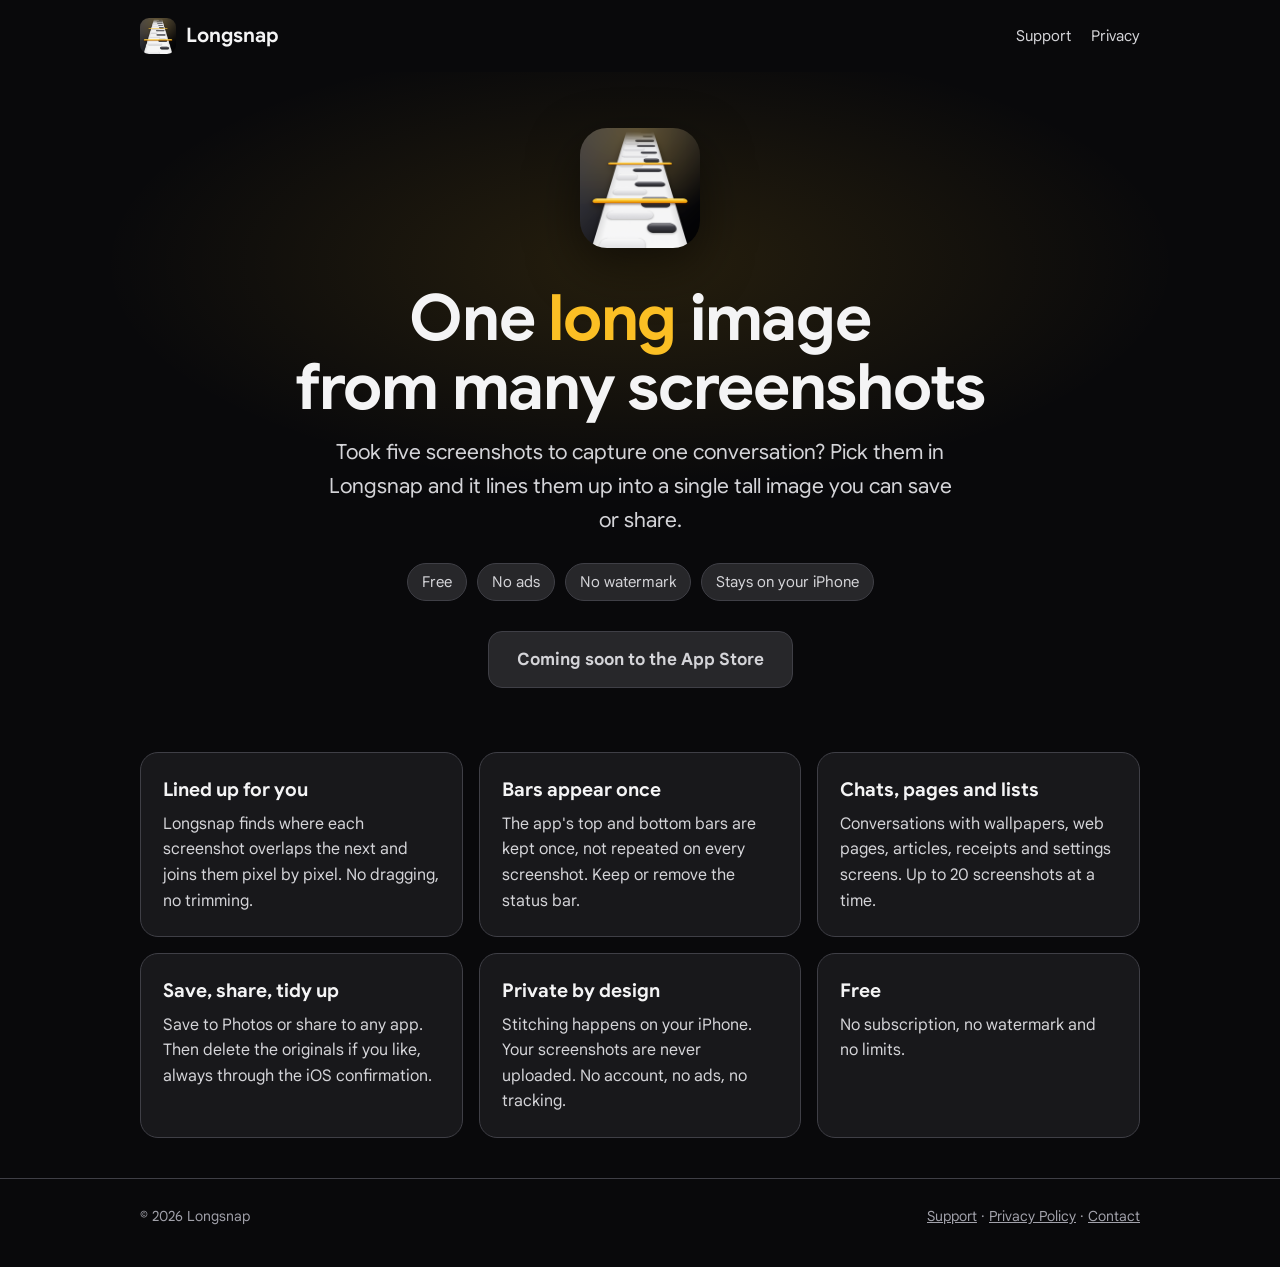
<file: index.html>
<!doctype html>
<html lang="en">
<head>
  <meta charset="utf-8">
  <meta name="viewport" content="width=device-width, initial-scale=1">
  <title>Longsnap: Screenshot Stitcher for iPhone</title>
  <meta name="description" content="Longsnap joins the screenshots you take while scrolling into one tall image. Lined up automatically, stitched on your iPhone, never uploaded. Free, no ads.">
  <link rel="icon" href="assets/favicon.png">
  <link rel="apple-touch-icon" href="assets/icon.png">
  <link rel="stylesheet" href="styles.css">
</head>
<body>
  <div class="wrap">
    <header class="top">
      <a class="brand" href="./"><img src="assets/icon.png" alt="">Longsnap</a>
      <nav><a href="support/">Support</a><a href="privacy/">Privacy</a></nav>
    </header>
  </div>

  <section class="hero">
    <div class="wrap">
      <img class="icon" src="assets/icon.png" alt="Longsnap app icon">
      <h1>One <em>long</em> image<br>from many screenshots</h1>
      <p class="lead">Took five screenshots to capture one conversation? Pick them in Longsnap and it lines them up into a single tall image you can save or share.</p>
      <ul class="badges">
        <li>Free</li><li>No ads</li><li>No watermark</li><li>Stays on your iPhone</li>
      </ul>
      <a class="cta soon" href="support/">Coming soon to the App Store</a>
    </div>
  </section>

  <main class="wrap">
    <section class="features">
      <div class="card"><h3>Lined up for you</h3><p>Longsnap finds where each screenshot overlaps the next and joins them pixel by pixel. No dragging, no trimming.</p></div>
      <div class="card"><h3>Bars appear once</h3><p>The app's top and bottom bars are kept once, not repeated on every screenshot. Keep or remove the status bar.</p></div>
      <div class="card"><h3>Chats, pages and lists</h3><p>Conversations with wallpapers, web pages, articles, receipts and settings screens. Up to 20 screenshots at a time.</p></div>
      <div class="card"><h3>Save, share, tidy up</h3><p>Save to Photos or share to any app. Then delete the originals if you like, always through the iOS confirmation.</p></div>
      <div class="card"><h3>Private by design</h3><p>Stitching happens on your iPhone. Your screenshots are never uploaded. No account, no ads, no tracking.</p></div>
      <div class="card"><h3>Free</h3><p>No subscription, no watermark and no limits.</p></div>
    </section>
  </main>

  <footer>
    <div class="wrap">
      <span>© 2026 Longsnap</span>
      <span><a href="support/">Support</a> · <a href="privacy/">Privacy Policy</a> · <a href="mailto:iamrkasula@gmail.com">Contact</a></span>
    </div>
  </footer>
</body>
</html>
</file>
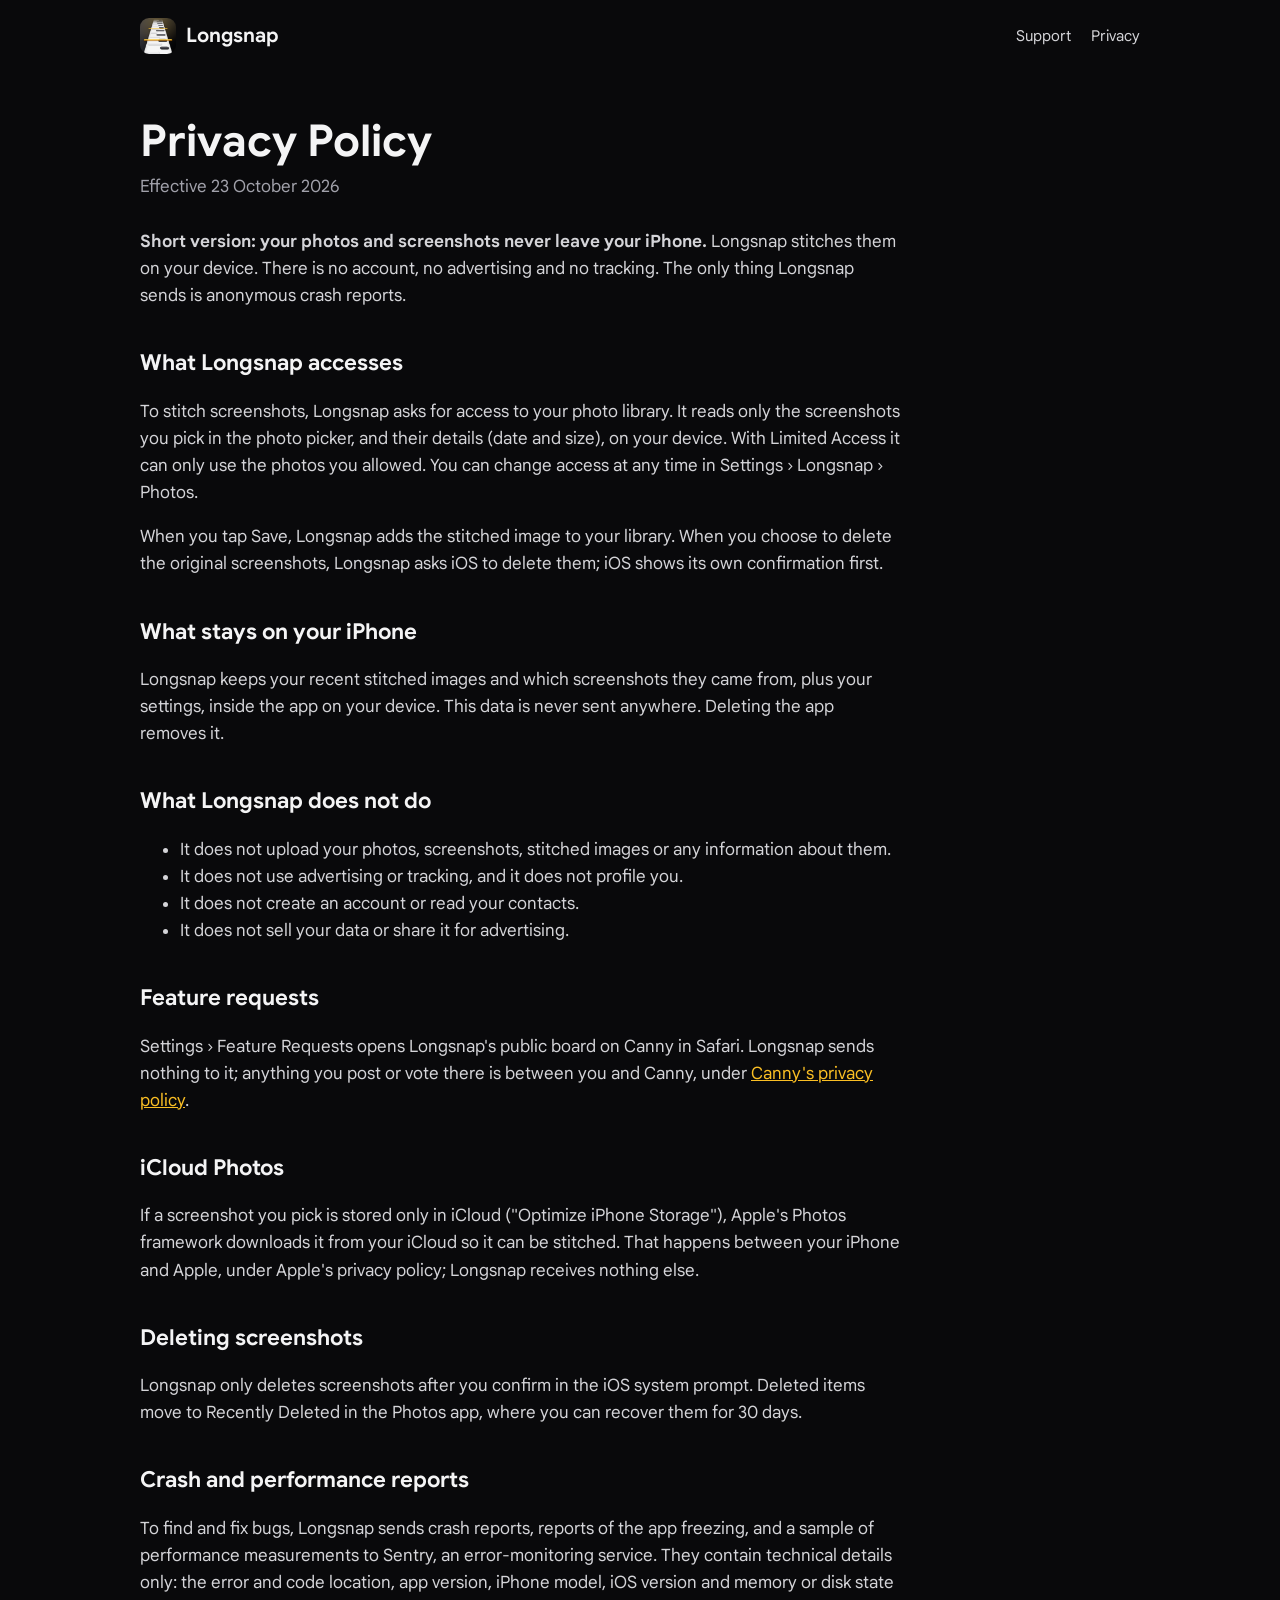
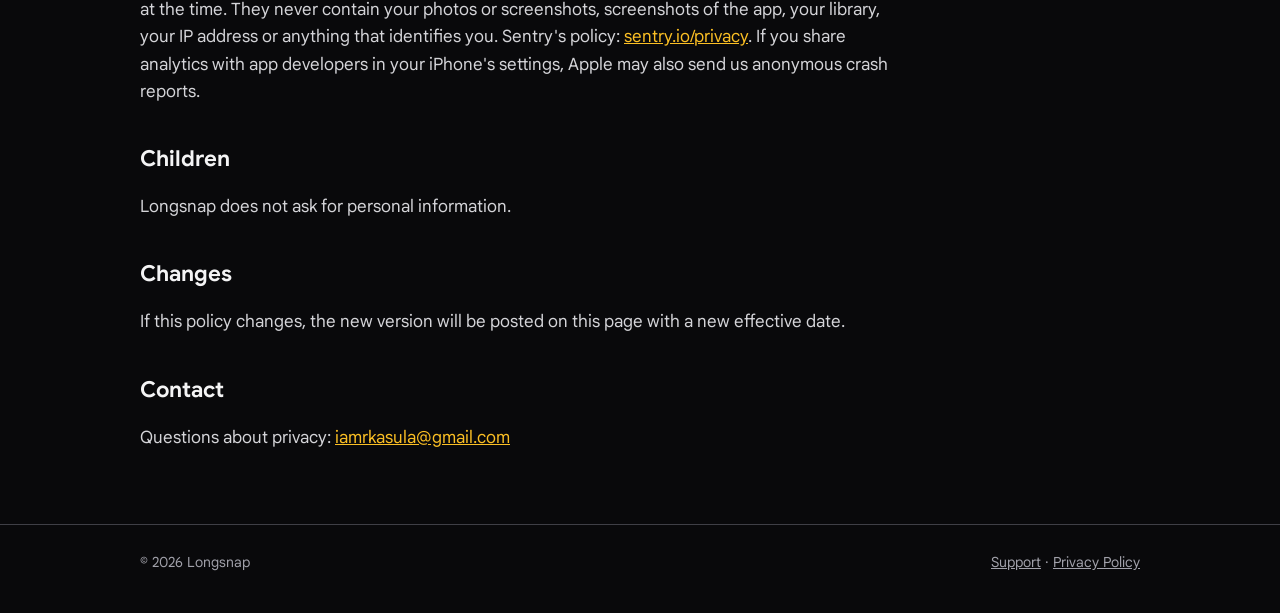
<file: privacy/index.html>
<!doctype html>
<html lang="en">
<head>
  <meta charset="utf-8">
  <meta name="viewport" content="width=device-width, initial-scale=1">
  <title>Privacy Policy · Longsnap</title>
  <meta name="description" content="Your screenshots are stitched on your iPhone and never uploaded. Longsnap only sends anonymous crash reports.">
  <link rel="icon" href="../assets/favicon.png">
  <link rel="stylesheet" href="../styles.css">
</head>
<body>
  <div class="wrap">
    <header class="top">
      <a class="brand" href="../"><img src="../assets/icon.png" alt="">Longsnap</a>
      <nav><a href="../support/">Support</a><a href="./">Privacy</a></nav>
    </header>

    <main class="doc">
      <h1>Privacy Policy</h1>
      <p class="updated">Effective 23 October 2026</p>

      <p><strong>Short version: your photos and screenshots never leave your iPhone.</strong> Longsnap stitches them on your device. There is no account, no advertising and no tracking. The only thing Longsnap sends is anonymous crash reports.</p>

      <h2>What Longsnap accesses</h2>
      <p>To stitch screenshots, Longsnap asks for access to your photo library. It reads only the screenshots you pick in the photo picker, and their details (date and size), on your device. With Limited Access it can only use the photos you allowed. You can change access at any time in Settings › Longsnap › Photos.</p>
      <p>When you tap Save, Longsnap adds the stitched image to your library. When you choose to delete the original screenshots, Longsnap asks iOS to delete them; iOS shows its own confirmation first.</p>

      <h2>What stays on your iPhone</h2>
      <p>Longsnap keeps your recent stitched images and which screenshots they came from, plus your settings, inside the app on your device. This data is never sent anywhere. Deleting the app removes it.</p>

      <h2>What Longsnap does not do</h2>
      <ul>
        <li>It does not upload your photos, screenshots, stitched images or any information about them.</li>
        <li>It does not use advertising or tracking, and it does not profile you.</li>
        <li>It does not create an account or read your contacts.</li>
        <li>It does not sell your data or share it for advertising.</li>
      </ul>

      <h2>Feature requests</h2>
      <p>Settings › Feature Requests opens Longsnap's public board on Canny in Safari. Longsnap sends nothing to it; anything you post or vote there is between you and Canny, under <a href="https://canny.io/privacy">Canny's privacy policy</a>.</p>

      <h2>iCloud Photos</h2>
      <p>If a screenshot you pick is stored only in iCloud ("Optimize iPhone Storage"), Apple's Photos framework downloads it from your iCloud so it can be stitched. That happens between your iPhone and Apple, under Apple's privacy policy; Longsnap receives nothing else.</p>

      <h2>Deleting screenshots</h2>
      <p>Longsnap only deletes screenshots after you confirm in the iOS system prompt. Deleted items move to Recently Deleted in the Photos app, where you can recover them for 30 days.</p>

      <h2>Crash and performance reports</h2>
      <p>To find and fix bugs, Longsnap sends crash reports, reports of the app freezing, and a sample of performance measurements to Sentry, an error-monitoring service. They contain technical details only: the error and code location, app version, iPhone model, iOS version and memory or disk state at the time. They never contain your photos or screenshots, screenshots of the app, your library, your IP address or anything that identifies you. Sentry's policy: <a href="https://sentry.io/privacy/">sentry.io/privacy</a>. If you share analytics with app developers in your iPhone's settings, Apple may also send us anonymous crash reports.</p>

      <h2>Children</h2>
      <p>Longsnap does not ask for personal information.</p>

      <h2>Changes</h2>
      <p>If this policy changes, the new version will be posted on this page with a new effective date.</p>

      <h2>Contact</h2>
      <p>Questions about privacy: <a href="mailto:iamrkasula@gmail.com">iamrkasula@gmail.com</a></p>
    </main>
  </div>

  <footer>
    <div class="wrap">
      <span>© 2026 Longsnap</span>
      <span><a href="../support/">Support</a> · <a href="./">Privacy Policy</a></span>
    </div>
  </footer>
</body>
</html>
</file>
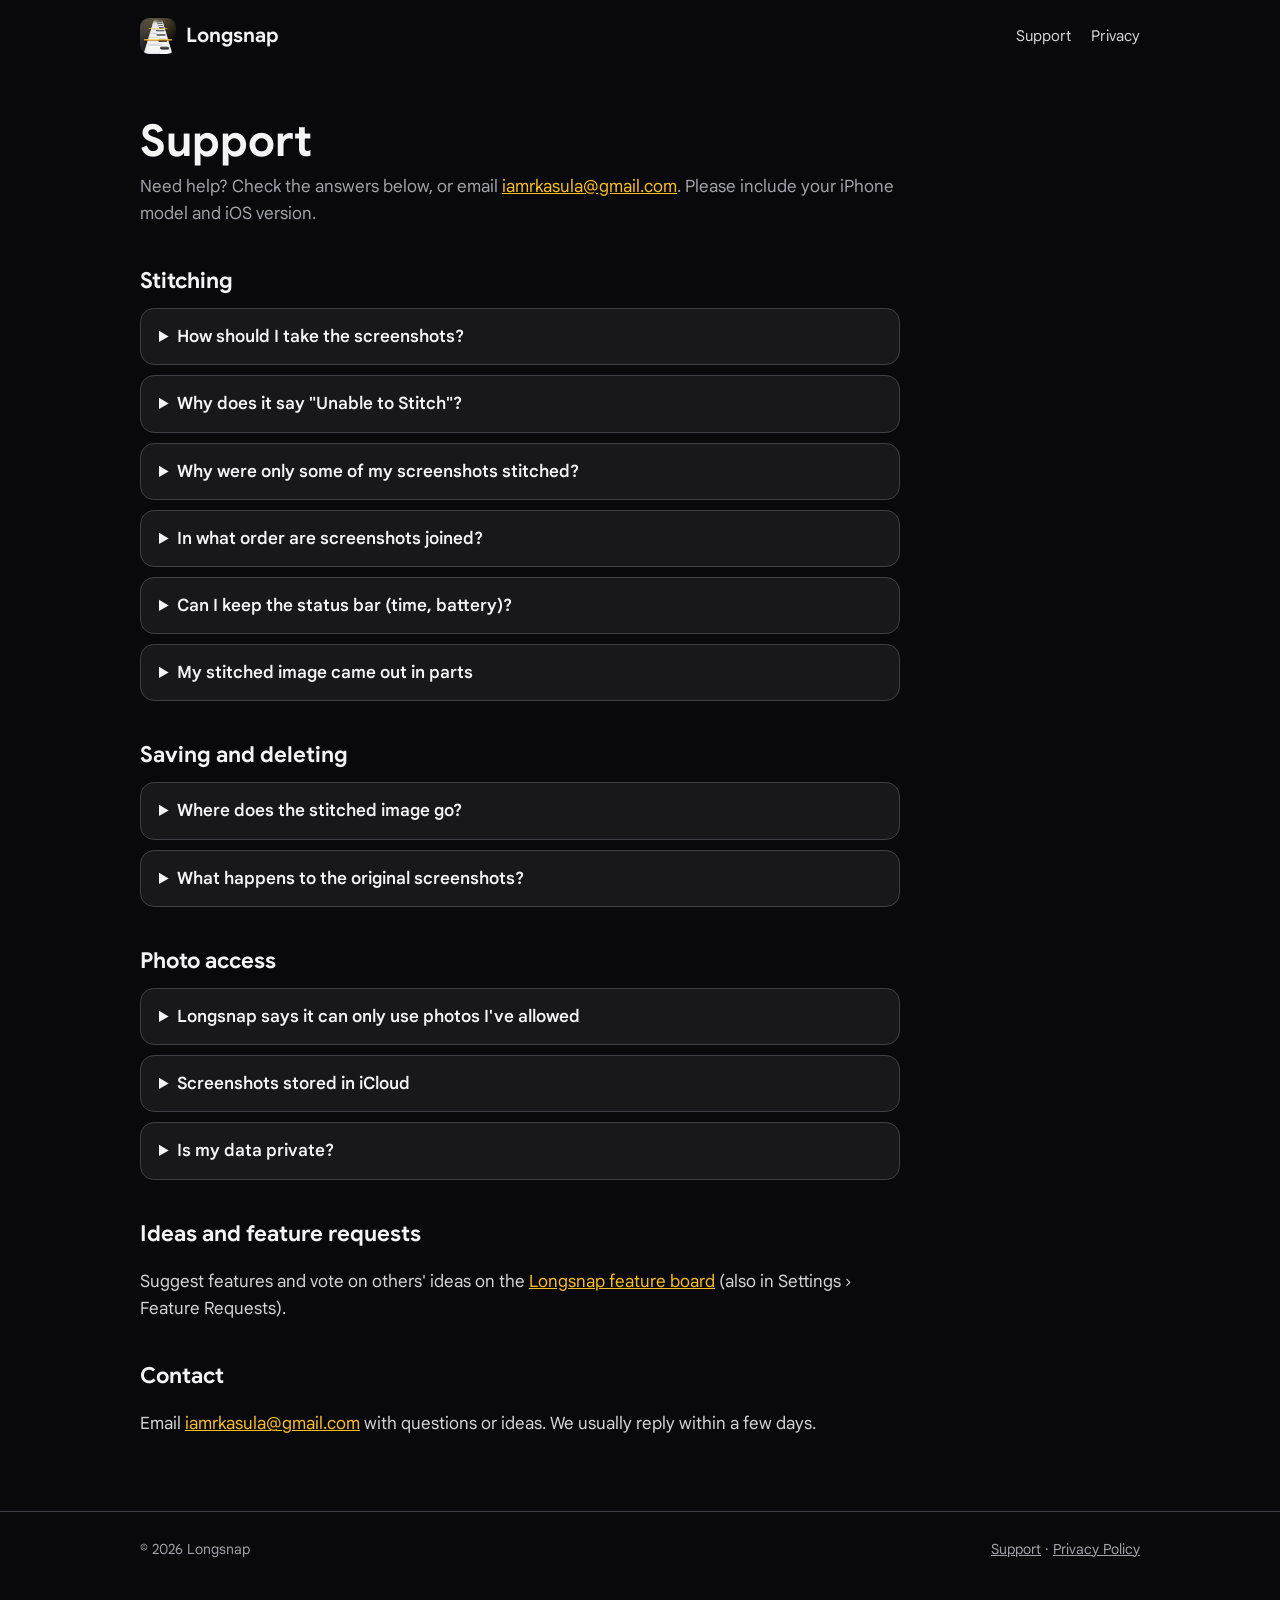
<file: support/index.html>
<!doctype html>
<html lang="en">
<head>
  <meta charset="utf-8">
  <meta name="viewport" content="width=device-width, initial-scale=1">
  <title>Support · Longsnap</title>
  <meta name="description" content="Help with Longsnap: taking screenshots that stitch, picking them, saving, sharing, photo access and contact.">
  <link rel="icon" href="../assets/favicon.png">
  <link rel="stylesheet" href="../styles.css">
</head>
<body>
  <div class="wrap">
    <header class="top">
      <a class="brand" href="../"><img src="../assets/icon.png" alt="">Longsnap</a>
      <nav><a href="./">Support</a><a href="../privacy/">Privacy</a></nav>
    </header>

    <main class="doc">
      <h1>Support</h1>
      <p class="updated">Need help? Check the answers below, or email <a href="mailto:iamrkasula@gmail.com?subject=Longsnap%20support">iamrkasula@gmail.com</a>. Please include your iPhone model and iOS version.</p>

      <h2>Stitching</h2>
      <details><summary>How should I take the screenshots?</summary>
        <p>Take a screenshot, scroll down by about half to three quarters of a screen, take the next one, and so on. Each screenshot needs some content in common with the next (about a quarter of the screen) so Longsnap can line them up. Don't rotate the phone in between.</p></details>
      <details><summary>Why does it say "Unable to Stitch"?</summary>
        <p>Longsnap couldn't find where the screenshots overlap. Usually you scrolled too far between them, or they are from different screens. Take them again with more overlap.</p></details>
      <details><summary>Why were only some of my screenshots stitched?</summary>
        <p>If one screenshot doesn't overlap the next, Longsnap stitches the longest run that does join up and tells you how many it used.</p></details>
      <details><summary>In what order are screenshots joined?</summary>
        <p>In the order you took them, whatever order you tap them in. Up to 20 at a time, all from the same screen size.</p></details>
      <details><summary>Can I keep the status bar (time, battery)?</summary>
        <p>Yes: Settings › Keep status bar. The current image is stitched again with the new setting.</p></details>
      <details><summary>My stitched image came out in parts</summary>
        <p>Very long results are split into several images so that every app can open them. Save or share them together.</p></details>

      <h2>Saving and deleting</h2>
      <details><summary>Where does the stitched image go?</summary>
        <p>Save adds it to your photo library. Share sends it to any app.</p></details>
      <details><summary>What happens to the original screenshots?</summary>
        <p>Nothing, unless you choose to delete them after saving. Then iOS asks you to confirm, and they move to Recently Deleted in Photos, where you can recover them for 30 days.</p></details>

      <h2>Photo access</h2>
      <details><summary>Longsnap says it can only use photos I've allowed</summary>
        <p>With Limited Access, Longsnap can only read the photos you allowed. Tap "Select more photos" in the app, or open Settings › Longsnap › Photos and choose Full Access.</p></details>
      <details><summary>Screenshots stored in iCloud</summary>
        <p>If you use "Optimize iPhone Storage", screenshots you pick are downloaded from your iCloud by Photos first, which can take a moment.</p></details>
      <details><summary>Is my data private?</summary>
        <p>Yes. Screenshots are stitched on your iPhone and never uploaded; the app only sends anonymous crash reports. See the <a href="../privacy/">Privacy Policy</a>.</p></details>

      <h2>Ideas and feature requests</h2>
      <p>Suggest features and vote on others' ideas on the <a href="https://app-feature-requests.canny.io/longsnap">Longsnap feature board</a> (also in Settings › Feature Requests).</p>

      <h2>Contact</h2>
      <p>Email <a href="mailto:iamrkasula@gmail.com?subject=Longsnap%20support">iamrkasula@gmail.com</a> with questions or ideas. We usually reply within a few days.</p>
    </main>
  </div>

  <footer>
    <div class="wrap">
      <span>© 2026 Longsnap</span>
      <span><a href="./">Support</a> · <a href="../privacy/">Privacy Policy</a></span>
    </div>
  </footer>
</body>
</html>
</file>
<file: styles.css>
/* Longsnap site. Matches the app: Tailwind zinc surfaces, amber-400 accent (Views/Theme.swift). Google Sans (SIL OFL 1.1,
   assets/GoogleSans-OFL.txt), self-hosted so the site makes no third-party requests. */
@font-face {
  font-family: "Google Sans";
  src: url("assets/GoogleSans.woff2") format("woff2");
  font-weight: 400 700;
  font-display: swap;
}
:root {
  --bg: #09090b;
  --bg-raised: #18181b;
  --surface: #27272a;
  --line: #3f3f46;
  --text: #f4f4f5;
  --text-2: #d4d4d8;
  --text-3: #a1a1aa;
  --accent: #fbbf24;
  --on-accent: #09090b;
  color-scheme: dark;
}

* { box-sizing: border-box; }

body {
  margin: 0;
  background: var(--bg);
  color: var(--text);
  font: 17px/1.6 "Google Sans", -apple-system, BlinkMacSystemFont, "Segoe UI", Roboto, sans-serif;
  -webkit-text-size-adjust: 100%;
}

a { color: var(--accent); }
a:hover { text-decoration-thickness: 2px; }

.wrap { max-width: 1040px; margin: 0 auto; padding: 0 20px; }

header.top {
  display: flex; align-items: center; justify-content: space-between; gap: 16px;
  padding: 18px 0;
}
.brand { display: flex; align-items: center; gap: 10px; color: var(--text); text-decoration: none; font-weight: 700; font-size: 20px; }
.brand img { width: 36px; height: 36px; border-radius: 9px; }
nav a { color: var(--text-2); text-decoration: none; margin-left: 20px; font-size: 15px; }
nav a:hover { color: var(--text); }

.hero {
  text-align: center; padding: 56px 0 24px;
  background: radial-gradient(60% 50% at 50% 30%, rgba(251, 191, 36, 0.12), transparent 70%);
}
.hero img.icon { width: 120px; height: 120px; border-radius: 27px; box-shadow: 0 18px 50px rgba(0, 0, 0, 0.5); }
.hero h1 {
  font-family: "Google Sans", -apple-system, sans-serif;
  font-size: clamp(36px, 7vw, 64px); line-height: 1.08; margin: 28px 0 14px; letter-spacing: -0.02em;
}
.hero h1 em { font-style: normal; color: var(--accent); }
.hero p.lead { font-size: clamp(18px, 2.4vw, 21px); color: var(--text-2); max-width: 640px; margin: 0 auto; }
.badges { display: flex; flex-wrap: wrap; justify-content: center; gap: 10px; margin: 26px 0 0; padding: 0; list-style: none; }
.badges li { background: var(--surface); border: 1px solid var(--line); border-radius: 999px; padding: 6px 14px; font-size: 15px; color: var(--text-2); }
.cta { display: inline-block; margin-top: 30px; background: var(--accent); color: var(--on-accent); font-weight: 700; padding: 14px 28px; border-radius: 14px; text-decoration: none; }
.cta.soon { background: var(--surface); color: var(--text-2); border: 1px solid var(--line); }

.shots {
  display: flex; gap: 18px; overflow-x: auto; scroll-snap-type: x mandatory;
  padding: 36px 20px 20px; margin: 0 -20px;
}
.shots img { width: 240px; flex: none; border-radius: 22px; scroll-snap-align: center; border: 1px solid var(--line); }

.features { display: grid; grid-template-columns: repeat(auto-fit, minmax(260px, 1fr)); gap: 16px; padding: 40px 0; }
.card { background: var(--bg-raised); border: 1px solid var(--line); border-radius: 18px; padding: 22px; }
.card h3 { margin: 0 0 6px; font-size: 19px; }
.card p { margin: 0; color: var(--text-2); font-size: 16px; }

.doc { max-width: 760px; padding: 24px 0 56px; }
.doc h1 { font-size: clamp(32px, 5vw, 44px); line-height: 1.15; margin: 20px 0 6px; }
.doc .updated { color: var(--text-3); margin: 0 0 28px; }
.doc h2 { font-size: 22px; margin: 36px 0 8px; }
.doc p, .doc li { color: var(--text-2); }
.doc details { background: var(--bg-raised); border: 1px solid var(--line); border-radius: 14px; padding: 14px 18px; margin: 10px 0; }
.doc summary { cursor: pointer; font-weight: 600; color: var(--text); }
.doc details p { margin: 10px 0 0; }

footer { border-top: 1px solid var(--line); padding: 26px 0 40px; color: var(--text-3); font-size: 14px; }
footer .wrap { display: flex; flex-wrap: wrap; gap: 8px 22px; justify-content: space-between; }
footer a { color: var(--text-3); }

@media (max-width: 520px) {
  nav a { margin-left: 14px; }
  .shots img { width: 200px; }
}
</file>
